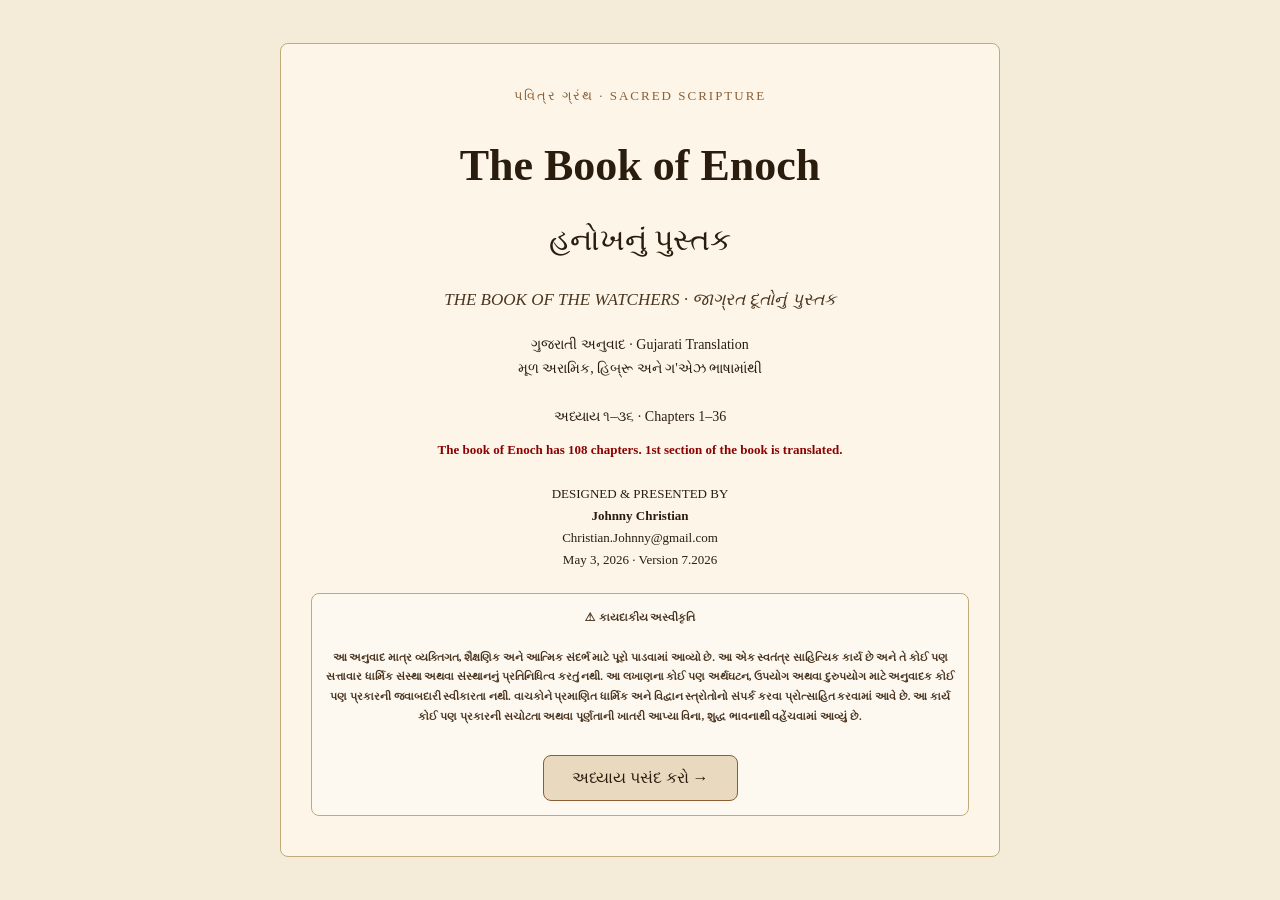
<file: index.html>
<!DOCTYPE html>
<html lang="gu">
<head>
  <meta charset="UTF-8">
  <title>Book of Enoch · હનોખનું પુસ્તક</title>
  <meta name="viewport" content="width=device-width, initial-scale=1.0">
  <link rel="stylesheet" href="style.css">
</head>

<script data-goatcounter="https://johnnychristian15.goatcounter.com/count"
        async src="//gc.zgo.at/count.js"></script>
<body>

<!-- ================= COVER PAGE ================= -->
<div id="cover">
  <div class="cover-wrapper">
    <div class="top-label">પવિત્ર ગ્રંથ · SACRED SCRIPTURE</div>
    <h1>The Book of Enoch</h1>
    <h2>હનોખનું પુસ્તક</h2>
    <div class="subtitle">THE BOOK OF THE WATCHERS · જાગ્રત દૂતોનું પુસ્તક</div>
    <div class="meta">
      ગુજરાતી અનુવાદ · Gujarati Translation<br>
      મૂળ અરામિક, હિબ્રૂ અને ગ'એઝ ભાષામાંથી<br><br>
      અધ્યાય ૧–૩૬ · Chapters 1–36
      <p class="coming-soon">The book of Enoch has 108 chapters. 1st section of the book is translated.</p>
    </div>
    <div class="author">
      DESIGNED &amp; PRESENTED BY<br>
      <strong>Johnny Christian</strong><br>
      Christian.Johnny@gmail.com<br>
      May 3, 2026 · Version 7.2026
    </div>

    <div class="disclaimer">
      <div style="text-align: center; font-weight: bold;">
        ⚠ કાયદાકીય અસ્વીકૃતિ<br><br>
        આ અનુવાદ માત્ર વ્યક્તિગત, શૈક્ષણિક અને આત્મિક સંદર્ભ માટે પૂરો પાડવામાં આવ્યો છે. આ એક સ્વતંત્ર સાહિત્યિક કાર્ય છે 
        અને તે કોઈ પણ સત્તાવાર ધાર્મિક સંસ્થા અથવા સંસ્થાનનું પ્રતિનિધિત્વ કરતું નથી. આ લખાણના કોઈ પણ અર્થઘટન, ઉપયોગ 
        અથવા દુરુપયોગ માટે અનુવાદક કોઈ પણ પ્રકારની જવાબદારી સ્વીકારતા નથી. વાચકોને પ્રમાણિત ધાર્મિક અને વિદ્વાન સ્ત્રોતોનો 
        સંપર્ક કરવા પ્રોત્સાહિત કરવામાં આવે છે. આ કાર્ય કોઈ પણ પ્રકારની સચોટતા અથવા પૂર્ણતાની ખાતરી આપ્યા વિના, 
        શુદ્ધ ભાવનાથી વહેંચવામાં આવ્યું છે.
      </div>
      <div style="text-align: center; width: 100%;">
        <button id="enterBtn" onclick="enterBook()">અધ્યાય પસંદ કરો →</button>
      </div>
    </div> <!-- ✅ FIX: properly closed disclaimer -->

  </div>
</div>

<!-- ================= APP ================= -->
<div id="app" style="display:none;">

  <header class="app-header">
    <h1 class="app-title">The Book of Enoch</h1>

    <!-- Chapter selector dropdown -->
    <div class="nav-bar">
      <select id="chapterSelect" class="chapter-select" aria-label="Select chapter">
        <option value="-1">Loading…</option>
      </select>
      <span id="progressLabel" class="progress-label"></span>
    </div>

    <!-- Prev / Next buttons -->
    <div class="nav-buttons">
      <button class="nav-btn" id="prevBtn" onclick="prevChapter()" disabled>⬅ Previous</button>
      <button class="nav-btn" id="nextBtn" onclick="nextChapter()">Next ➡</button>
    </div>
  </header>

  <main id="content" class="content"></main>

  <!-- Bottom nav (mirrors top for long chapters on mobile) -->
  <div class="nav-buttons bottom-nav">
    <button class="nav-btn" onclick="prevChapter()">⬅ Previous</button>
    <button class="nav-btn" onclick="nextChapter()">Next ➡</button>
  </div>

</div>

<script src="app.js"></script>

</body>
</html>
</file>
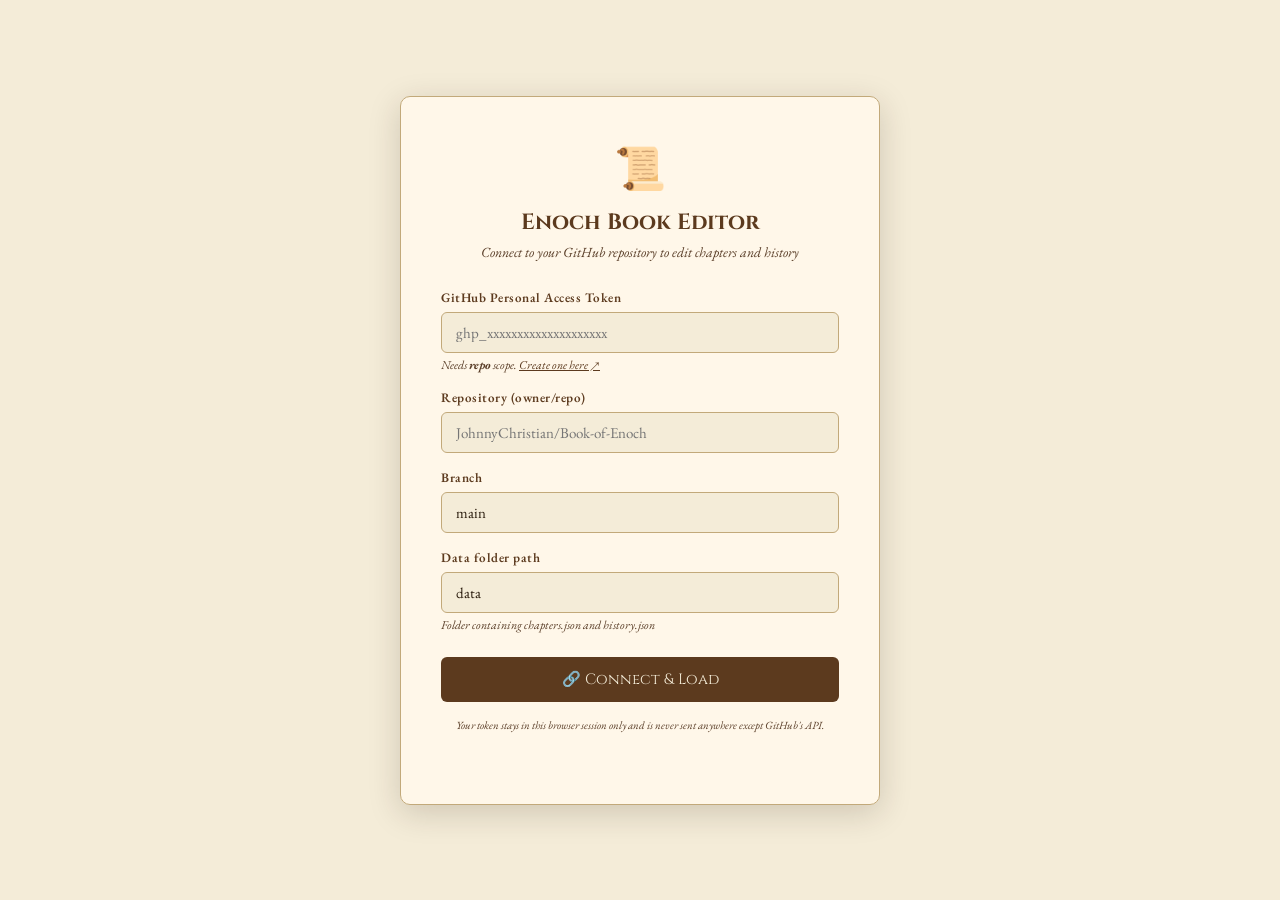
<file: editor.html>
<!DOCTYPE html>
<html lang="en">
<head>
<meta charset="UTF-8">
<meta name="viewport" content="width=device-width, initial-scale=1.0">
<title>Enoch Editor</title>
<style>
@import url('https://fonts.googleapis.com/css2?family=EB+Garamond:ital,wght@0,400;0,600;1,400&family=Cinzel:wght@500;700&display=swap');

:root {
  --parchment:   #f4ecd8;
  --parchment-dk:#e4d5b7;
  --parchment-md:#ede0c4;
  --ink:         #2b1d0e;
  --ink-mid:     #5a3e28;
  --gold:        #8b5e34;
  --gold-lt:     #c9a97a;
  --gold-dk:     #5c3a1e;
  --crimson:     #7a1e1e;
  --green:       #2d5a27;
  --border:      #c2a97a;
  --shadow:      rgba(43,29,14,0.18);
  --radius:      10px;
}
*,*::before,*::after{box-sizing:border-box;margin:0;padding:0;}
body{font-family:'EB Garamond',Georgia,serif;background:var(--parchment);background-image:url("https://www.transparenttextures.com/patterns/paper-fibers.png");color:var(--ink);min-height:100vh;font-size:16px;}

/* ── LOGIN ── */
#loginScreen{display:flex;align-items:center;justify-content:center;min-height:100vh;padding:20px;}
.login-card{background:rgba(255,248,235,0.96);border:1px solid var(--border);border-radius:var(--radius);padding:44px 40px;max-width:480px;width:100%;box-shadow:0 8px 32px var(--shadow);text-align:center;}
.login-card .crown{font-size:42px;margin-bottom:12px;}
.login-card h1{font-family:'Cinzel',serif;font-size:22px;color:var(--gold-dk);margin-bottom:6px;}
.login-card>p{font-size:14px;color:var(--ink-mid);margin-bottom:28px;font-style:italic;}
.field-group{text-align:left;margin-bottom:16px;}
.field-group label{display:block;font-size:13px;font-weight:600;color:var(--gold-dk);margin-bottom:6px;letter-spacing:.5px;}
.field-group input{width:100%;padding:10px 14px;font-family:'EB Garamond',serif;font-size:15px;background:var(--parchment);border:1px solid var(--border);border-radius:6px;color:var(--ink);outline:none;transition:border-color .2s;}
.field-group input:focus{border-color:var(--gold);}
.field-group .hint{font-size:12px;color:var(--ink-mid);margin-top:4px;font-style:italic;}
.btn-primary{width:100%;padding:12px;background:var(--gold-dk);color:var(--parchment);border:none;border-radius:6px;font-family:'Cinzel',serif;font-size:15px;cursor:pointer;transition:background .2s,transform .1s;margin-top:8px;}
.btn-primary:hover{background:var(--gold);transform:translateY(-1px);}

/* ── TOP BAR ── */
#app{display:none;}
.topbar{background:var(--gold-dk);color:var(--parchment);display:flex;align-items:center;justify-content:space-between;padding:12px 20px;position:sticky;top:0;z-index:200;box-shadow:0 2px 8px var(--shadow);}
.topbar h1{font-family:'Cinzel',serif;font-size:17px;letter-spacing:1px;}
.topbar-right{display:flex;align-items:center;gap:10px;}
.repo-badge{font-size:12px;opacity:.8;font-style:italic;}
.btn-sm{padding:6px 14px;border-radius:5px;font-size:13px;cursor:pointer;border:1px solid rgba(255,248,235,0.4);background:transparent;color:var(--parchment);font-family:'EB Garamond',serif;transition:background .15s;}
.btn-sm:hover{background:rgba(255,255,255,.15);}

/* ── TABS ── */
.tab-row{display:flex;background:var(--parchment-dk);border-bottom:2px solid var(--border);padding:0 16px;}
.tab-btn{padding:12px 24px;font-family:'Cinzel',serif;font-size:14px;background:transparent;border:none;border-bottom:3px solid transparent;cursor:pointer;color:var(--ink-mid);transition:color .15s,border-color .15s;margin-bottom:-2px;}
.tab-btn.active{color:var(--gold-dk);border-bottom-color:var(--gold-dk);}

/* ── WORKSPACE ── */
.workspace{display:flex;min-height:calc(100vh - 110px);}

/* ── SIDEBAR ── */
.sidebar{width:260px;min-width:220px;background:var(--parchment-md);border-right:1px solid var(--border);padding:16px 0;overflow-y:auto;flex-shrink:0;}
.sidebar-title{font-family:'Cinzel',serif;font-size:11px;letter-spacing:2px;color:var(--gold-dk);padding:0 16px 10px;text-transform:uppercase;border-bottom:1px solid var(--border);margin-bottom:8px;}
.chapter-item{display:flex;align-items:center;justify-content:space-between;padding:9px 16px;cursor:pointer;font-size:14px;transition:background .12s;border-left:3px solid transparent;}
.chapter-item:hover{background:rgba(139,94,52,.08);}
.chapter-item.active{background:rgba(139,94,52,.14);border-left-color:var(--gold);color:var(--gold-dk);font-weight:600;}
.chapter-item .ch-num{font-size:11px;color:var(--gold);font-family:'Cinzel',serif;min-width:28px;}
.chapter-item .ch-title{flex:1;overflow:hidden;text-overflow:ellipsis;white-space:nowrap;font-size:13px;}
.chapter-item .ch-count{font-size:11px;color:var(--ink-mid);background:var(--parchment-dk);padding:1px 6px;border-radius:10px;}
.add-chapter-btn{display:block;width:calc(100% - 32px);margin:12px 16px 0;padding:9px;background:var(--gold-dk);color:var(--parchment);border:none;border-radius:6px;font-family:'Cinzel',serif;font-size:13px;cursor:pointer;transition:background .15s;}
.add-chapter-btn:hover{background:var(--gold);}

/* ── EDITOR PANEL ── */
.editor-panel{flex:1;padding:24px;overflow-y:auto;}
.panel-header{display:flex;align-items:center;justify-content:space-between;margin-bottom:20px;flex-wrap:wrap;gap:10px;}
.panel-header h2{font-family:'Cinzel',serif;font-size:18px;color:var(--gold-dk);}
.btn-group{display:flex;gap:8px;flex-wrap:wrap;}
.btn-action{padding:8px 18px;border-radius:6px;font-size:14px;font-family:'EB Garamond',serif;cursor:pointer;border:1px solid var(--border);background:var(--parchment);color:var(--ink);transition:background .15s;}
.btn-action:hover{background:var(--parchment-dk);}
.btn-action.save{background:var(--green);color:#fff;border-color:var(--green);}
.btn-action.save:hover{background:#3a7233;}
.btn-action.append{background:#3a5a8a;color:#fff;border-color:#3a5a8a;}
.btn-action.append:hover{background:#4a6a9a;}
.btn-action.danger{background:var(--crimson);color:#fff;border-color:var(--crimson);}
.btn-action.danger:hover{background:#9a2525;}

/* ── FORM ── */
.form-row{margin-bottom:18px;}
.form-row label{display:block;font-size:13px;font-weight:600;color:var(--gold-dk);margin-bottom:6px;letter-spacing:.3px;}
.form-row input[type=text],.form-row input[type=number]{width:100%;padding:10px 14px;font-family:'EB Garamond',serif;font-size:16px;background:rgba(255,248,235,0.9);border:1px solid var(--border);border-radius:6px;color:var(--ink);outline:none;transition:border-color .2s;}
.form-row input:focus{border-color:var(--gold);}
.hint-text{font-size:12px;color:var(--ink-mid);margin-top:5px;font-style:italic;}

/* ── SHARED RICH TEXT TOOLBAR ── */
.rte-wrap{border:1px solid var(--border);border-radius:8px;overflow:hidden;background:rgba(255,248,235,0.9);}
.rte-toolbar{display:flex;flex-wrap:wrap;gap:2px;padding:6px 8px;background:var(--parchment-dk);border-bottom:1px solid var(--border);align-items:center;}
.rte-toolbar .tb-sep{width:1px;height:22px;background:var(--border);margin:0 3px;flex-shrink:0;}
.tb-btn{padding:4px 8px;border-radius:4px;font-size:13px;cursor:pointer;border:1px solid transparent;background:transparent;color:var(--ink);font-family:'EB Garamond',serif;transition:background .12s,border-color .12s;line-height:1.4;white-space:nowrap;}
.tb-btn:hover{background:var(--parchment);border-color:var(--border);}
.tb-select{padding:4px 6px;font-size:12px;font-family:'EB Garamond',serif;background:var(--parchment);border:1px solid var(--border);border-radius:4px;color:var(--ink);cursor:pointer;outline:none;}
.tb-color-wrap{display:flex;align-items:center;gap:3px;}
.tb-color-wrap label{font-size:11px;color:var(--ink-mid);}
.tb-color{width:26px;height:26px;padding:1px;border:1px solid var(--border);border-radius:4px;cursor:pointer;background:none;}

/* ── RICH TEXT BODY ── */
.rte-body{min-height:80px;padding:12px 14px;font-family:'EB Garamond',Georgia,serif;font-size:17px;line-height:1.85;color:var(--ink);outline:none;overflow-y:auto;}
.rte-body:empty:before{content:attr(data-placeholder);color:var(--gold-lt);font-style:italic;pointer-events:none;}
.rte-body h2{font-family:'Cinzel',serif;font-size:20px;color:var(--gold-dk);margin:16px 0 8px;text-align:center;}
.rte-body h3{font-family:'Cinzel',serif;font-size:17px;color:var(--gold-dk);margin:14px 0 6px;}
.rte-body p{margin:0 0 8px;}
.rte-body blockquote{border-left:3px solid var(--gold);padding-left:14px;margin:12px 0;color:var(--ink-mid);font-style:italic;}
.rte-body hr{border:none;border-top:1px solid var(--border);margin:16px 0;}

/* ── VERSE ROWS ── */
.verse-list{display:flex;flex-direction:column;gap:12px;margin-bottom:14px;}
.verse-row{border:1px solid var(--border);border-radius:8px;overflow:hidden;background:rgba(255,248,235,0.6);}
.verse-row-header{display:flex;align-items:center;justify-content:space-between;padding:6px 10px;background:var(--parchment-dk);border-bottom:1px solid var(--border);}
.verse-num-label{font-family:'Cinzel',serif;font-size:12px;color:var(--gold);font-weight:600;}
.verse-del-btn{padding:3px 8px;background:transparent;border:1px solid var(--border);border-radius:4px;cursor:pointer;color:var(--crimson);font-size:13px;transition:background .12s;}
.verse-del-btn:hover{background:#fbeaea;}

/* Mini toolbar for verse (same structure, smaller) */
.verse-toolbar{display:flex;flex-wrap:wrap;gap:2px;padding:4px 8px;background:var(--parchment-md);border-bottom:1px solid var(--border);align-items:center;}
.verse-body{min-height:60px;padding:10px 12px;font-family:'EB Garamond',Georgia,serif;font-size:16px;line-height:1.85;color:var(--ink);outline:none;}
.verse-body:empty:before{content:attr(data-placeholder);color:var(--gold-lt);font-style:italic;pointer-events:none;}

.add-verse-btn{padding:8px 16px;background:transparent;border:1px dashed var(--gold);border-radius:6px;color:var(--gold-dk);font-family:'EB Garamond',serif;font-size:14px;cursor:pointer;transition:background .12s;}
.add-verse-btn:hover{background:rgba(139,94,52,.07);}

/* Bulk mode */
.bulk-ta{width:100%;padding:12px 14px;font-family:'EB Garamond',serif;font-size:16px;line-height:1.9;background:rgba(255,248,235,0.9);border:1px solid var(--border);border-radius:6px;color:var(--ink);outline:none;resize:vertical;}
.bulk-ta:focus{border-color:var(--gold);}

/* Mode toggle */
.mode-toggle{display:flex;border:1px solid var(--border);border-radius:6px;overflow:hidden;width:fit-content;margin-bottom:16px;}
.mode-btn{padding:7px 16px;font-size:13px;font-family:'EB Garamond',serif;border:none;background:var(--parchment);color:var(--ink-mid);cursor:pointer;transition:background .12s,color .12s;}
.mode-btn.active{background:var(--gold-dk);color:var(--parchment);}

/* ── HISTORY LAYOUT ── */
.history-layout{display:flex;gap:20px;width:100%;}
.history-left{flex:1;min-width:0;}
.history-right{flex:1;min-width:0;}
.preview-label{font-family:'Cinzel',serif;font-size:11px;letter-spacing:2px;color:var(--gold-dk);text-transform:uppercase;margin-bottom:8px;}
.preview-box{border:1px solid var(--border);border-radius:8px;padding:18px;background:rgba(255,248,235,0.7);min-height:400px;overflow-y:auto;font-family:'EB Garamond',Georgia,serif;font-size:16px;line-height:1.85;}
.preview-box h2{font-family:'Cinzel',serif;font-size:20px;color:var(--gold-dk);margin:16px 0 8px;text-align:center;}
.preview-box h3{font-family:'Cinzel',serif;font-size:17px;color:var(--gold-dk);margin:14px 0 6px;}

/* ── CONFIRM DIALOG ── */
.overlay{display:none;position:fixed;inset:0;background:rgba(43,29,14,0.5);z-index:500;align-items:center;justify-content:center;}
.overlay.show{display:flex;}
.dialog{background:var(--parchment);border:1px solid var(--border);border-radius:var(--radius);padding:32px;max-width:400px;width:90%;text-align:center;box-shadow:0 12px 40px var(--shadow);}
.dialog h3{font-family:'Cinzel',serif;color:var(--crimson);margin-bottom:12px;}
.dialog p{font-size:15px;color:var(--ink-mid);margin-bottom:22px;}
.dialog-btns{display:flex;gap:10px;justify-content:center;}

/* ── TOAST ── */
#toast{position:fixed;bottom:24px;left:50%;transform:translateX(-50%) translateY(80px);background:var(--gold-dk);color:var(--parchment);padding:12px 24px;border-radius:8px;font-size:14px;font-family:'Cinzel',serif;z-index:999;transition:transform .3s ease;pointer-events:none;white-space:nowrap;}
#toast.show{transform:translateX(-50%) translateY(0);}
#toast.error{background:var(--crimson);}

/* ── EMPTY STATE ── */
.empty-state{text-align:center;padding:60px 20px;color:var(--ink-mid);}
.empty-state .icon{font-size:48px;margin-bottom:16px;}
.empty-state p{font-style:italic;font-size:15px;}

/* ── RESPONSIVE ── */
@media(max-width:900px){.history-layout{flex-direction:column;}}
@media(max-width:640px){.sidebar{width:200px;min-width:180px;}.editor-panel{padding:14px;}.topbar h1{font-size:14px;}.repo-badge{display:none;}.tb-btn{padding:3px 5px;font-size:11px;}}
@media(max-width:480px){.workspace{flex-direction:column;}.sidebar{width:100%;border-right:none;border-bottom:1px solid var(--border);max-height:180px;}}
</style>
</head>
<body>

<!-- LOGIN -->
<div id="loginScreen">
  <div class="login-card">
    <div class="crown">📜</div>
    <h1>Enoch Book Editor</h1>
    <p>Connect to your GitHub repository to edit chapters and history</p>
    <div class="field-group">
      <label>GitHub Personal Access Token</label>
      <input type="password" id="tokenInput" placeholder="ghp_xxxxxxxxxxxxxxxxxxxx">
      <div class="hint">Needs <strong>repo</strong> scope. <a href="https://github.com/settings/tokens/new?scopes=repo&description=Enoch+Editor" target="_blank" style="color:var(--gold-dk)">Create one here ↗</a></div>
    </div>
    <div class="field-group">
      <label>Repository (owner/repo)</label>
      <input type="text" id="repoInput" placeholder="JohnnyChristian/Book-of-Enoch">
    </div>
    <div class="field-group">
      <label>Branch</label>
      <input type="text" id="branchInput" value="main" placeholder="main">
    </div>
    <div class="field-group">
      <label>Data folder path</label>
      <input type="text" id="pathInput" value="data" placeholder="data">
      <div class="hint">Folder containing chapters.json and history.json</div>
    </div>
    <button class="btn-primary" onclick="connect()">🔗 Connect &amp; Load</button>
    <p style="font-size:11px;color:var(--ink-mid);margin-top:16px;font-style:italic;">Your token stays in this browser session only and is never sent anywhere except GitHub's API.</p>
  </div>
</div>

<!-- MAIN APP -->
<div id="app">
  <div class="topbar">
    <h1>📖 Enoch Editor</h1>
    <div class="topbar-right">
      <span class="repo-badge" id="repoLabel"></span>
      <button class="btn-sm" onclick="reloadData()">↻ Reload</button>
      <button class="btn-sm" onclick="logout()">Logout</button>
    </div>
  </div>

  <div class="tab-row">
    <button class="tab-btn active" id="tabChapters" onclick="switchTab('chapters')">📚 Chapters</button>
    <button class="tab-btn"        id="tabHistory"  onclick="switchTab('history')">📜 History</button>
  </div>

  <!-- CHAPTERS TAB -->
  <div id="chaptersTab" class="workspace">
    <div class="sidebar">
      <div class="sidebar-title">Chapters</div>
      <div id="chapterList"></div>
      <button class="add-chapter-btn" onclick="newChapter()">+ Add Chapter</button>
    </div>
    <div class="editor-panel" id="chapterEditor">
      <div class="empty-state"><div class="icon">✍️</div><p>Select a chapter to edit, or add a new one</p></div>
    </div>
  </div>

  <!-- HISTORY TAB -->
  <div id="historyTab" class="workspace" style="display:none;padding:24px;">
    <div style="width:100%;">
      <div class="panel-header" style="margin-bottom:16px;">
        <h2 style="font-family:'Cinzel',serif;font-size:18px;color:var(--gold-dk);">History Editor</h2>
        <div class="btn-group">
          <button class="btn-action save"   onclick="saveHistory('replace')">💾 Save (Replace All)</button>
          <button class="btn-action append" onclick="saveHistory('append')">＋ Append to Existing</button>
        </div>
      </div>
      <div style="font-size:13px;color:var(--ink-mid);margin-bottom:16px;padding:10px 14px;background:rgba(139,94,52,.07);border-radius:6px;border-left:3px solid var(--gold-lt);">
        <strong>Save (Replace All)</strong> — overwrites the entire history with what you type here.&nbsp;&nbsp;
        <strong>Append</strong> — adds what you type to the <em>end</em> of the existing history.
      </div>
      <div class="history-layout">
        <div class="history-left">
          <div class="preview-label" style="margin-bottom:8px;">✏️ Editor</div>
          <div class="rte-wrap">
            <div class="rte-toolbar" id="histToolbar"><!-- built by JS --></div>
            <div id="histRteBody" class="rte-body" contenteditable="true"
                 data-placeholder="Type or paste your Gujarati history content here…"
                 oninput="syncPreview()"></div>
          </div>
          <div style="font-size:12px;color:var(--ink-mid);margin-top:6px;font-style:italic;">Select text then click a toolbar button to format it.</div>
        </div>
        <div class="history-right">
          <div class="preview-label">👁 Live Preview</div>
          <div class="preview-box" id="historyPreview"></div>
        </div>
      </div>
    </div>
  </div>
</div>

<!-- Confirm Dialog -->
<div class="overlay" id="confirmOverlay">
  <div class="dialog">
    <h3 id="confirmTitle">Confirm</h3>
    <p id="confirmMsg"></p>
    <div class="dialog-btns">
      <button class="btn-action" onclick="closeConfirm()">Cancel</button>
      <button class="btn-action danger" id="confirmOkBtn">Delete</button>
    </div>
  </div>
</div>
<div id="toast"></div>

<script>
/* ══════════════════════════════════════════════
   STATE
══════════════════════════════════════════════ */
let TOKEN='',REPO='',BRANCH='main',DATA_PATH='data';
let chaptersData=null,historyData=null,chaptersSha='',historySha='';
let currentChapterIdx=null,verseMode='individual';
const GU='૦૧૨૩૪૫૬૭૮૯';

/* ══════════════════════════════════════════════
   GUJARATI HELPERS
══════════════════════════════════════════════ */
function toGu(n){return String(n).split('').map(d=>GU[+d]).join('');}

// Gujarati digit codepoints: ૦=\u0AE6 through ૯=\u0AEF
// Using explicit Unicode escapes avoids regex corruption when
// the file is saved/read — character range [૦-૯] can break.
const GU_PREFIX_RE = /^[\d\u0AE6-\u0AEF]+\.\s*/;

// Strip any leading numeral prefix (Gujarati or ASCII) from HTML content
// so we can re-apply a clean one
function stripPrefix(html){
  return html.replace(GU_PREFIX_RE, '');
}

// Build the verse string stored in JSON:
// prefix as plain text + the rest of the HTML
function buildVerseString(num, html){
  const inner = html.trim();
  // If empty, skip
  if(!inner || inner==='<br>') return null;
  const stripped = stripPrefix(inner);
  return `${toGu(num)}. ${stripped}`;
}

function parseVersesFromBulk(raw){
  return raw.split('\n').map(l=>l.trim()).filter(Boolean).map((line,i)=>{
    const text = line.replace(GU_PREFIX_RE, '');
    return `${toGu(i+1)}. ${text}`;
  });
}

// Extract display HTML for a verse (strip the leading numeral prefix for the editor body)
function verseBodyHTML(verseStr){
  return verseStr.replace(GU_PREFIX_RE, '');
}

/* ══════════════════════════════════════════════
   SHARED TOOLBAR BUILDER
══════════════════════════════════════════════ */
// targetId = contenteditable element id
// onInput  = callback after any command (for preview sync etc.)
function buildToolbar(containerId, targetId, onInput){
  const bar = document.getElementById(containerId);
  bar.innerHTML='';

  function btn(label, title, cmd, val=null){
    const b=document.createElement('button');
    b.className='tb-btn'; b.title=title; b.innerHTML=label;
    b.onmousedown=e=>{
      e.preventDefault(); // keep focus in contenteditable
      const el=document.getElementById(targetId);
      el.focus();
      if(cmd==='formatBlock') document.execCommand('formatBlock',false,val);
      else if(cmd==='fontSize') applyFontSize(targetId,val);
      else if(cmd==='foreColor') return; // handled by color input
      else if(cmd==='hiliteColor') return;
      else if(cmd==='insertHR') document.execCommand('insertHTML',false,'<hr>');
      else if(cmd==='removeFormat') document.execCommand('removeFormat',false,null);
      else document.execCommand(cmd,false,val);
      if(onInput) onInput();
    };
    return b;
  }

  function sep(){const d=document.createElement('div');d.className='tb-sep';return d;}

  function sel(options, title, onChange){
    const s=document.createElement('select');
    s.className='tb-select'; s.title=title;
    options.forEach(([val,label])=>{const o=document.createElement('option');o.value=val;o.textContent=label;s.appendChild(o);});
    s.onchange=()=>{onChange(s.value);s.selectedIndex=0;};
    return s;
  }

  function colorPicker(label, title, onChange){
    const wrap=document.createElement('div');wrap.className='tb-color-wrap';
    const lbl=document.createElement('label');lbl.textContent=label;
    const inp=document.createElement('input');inp.type='color';inp.className='tb-color';inp.value='#8b0000';inp.title=title;
    inp.oninput=()=>{ const el=document.getElementById(targetId); el.focus(); onChange(inp.value); if(onInput) onInput(); };
    wrap.appendChild(lbl); wrap.appendChild(inp);
    return wrap;
  }

  // Block style
  bar.appendChild(sel([
    ['p','Paragraph'],['h2','Heading 1'],['h3','Heading 2'],['blockquote','Quote']
  ],'Paragraph style',(v)=>{
    document.getElementById(targetId).focus();
    document.execCommand('formatBlock',false,v);
    if(onInput) onInput();
  }));

  bar.appendChild(sep());

  // Inline
  bar.appendChild(btn('<b>B</b>','Bold','bold'));
  bar.appendChild(btn('<i>I</i>','Italic','italic'));
  bar.appendChild(btn('<u>U</u>','Underline','underline'));
  bar.appendChild(btn('<s>S</s>','Strikethrough','strikeThrough'));

  bar.appendChild(sep());

  // Alignment
  bar.appendChild(btn('⬅','Align left','justifyLeft'));
  bar.appendChild(btn('☰','Centre','justifyCenter'));
  bar.appendChild(btn('➡','Align right','justifyRight'));

  bar.appendChild(sep());

  // Font size
  bar.appendChild(sel([
    ['','Size'],['13px','Small'],['17px','Normal'],['20px','Large'],['24px','X-Large']
  ],'Font size',(v)=>{ if(v) applyFontSize(targetId,v); if(onInput) onInput(); }));

  bar.appendChild(sep());

  // Colors
  bar.appendChild(colorPicker('Color','Text color',(c)=>document.execCommand('foreColor',false,c)));
  bar.appendChild(colorPicker('Highlight','Highlight color',(c)=>document.execCommand('hiliteColor',false,c)));

  bar.appendChild(sep());

  // HR and clear
  const hrBtn=document.createElement('button');hrBtn.className='tb-btn';hrBtn.textContent='― HR';hrBtn.title='Insert divider';
  hrBtn.onmousedown=e=>{e.preventDefault();document.getElementById(targetId).focus();document.execCommand('insertHTML',false,'<hr>');if(onInput)onInput();};
  bar.appendChild(hrBtn);

  const clrBtn=document.createElement('button');clrBtn.className='tb-btn';clrBtn.textContent='✕ Clear';clrBtn.title='Clear formatting';
  clrBtn.onmousedown=e=>{e.preventDefault();document.getElementById(targetId).focus();document.execCommand('removeFormat',false,null);if(onInput)onInput();};
  bar.appendChild(clrBtn);
}

function applyFontSize(targetId, size){
  const sel=window.getSelection();
  if(!sel||!sel.rangeCount) return;
  const range=sel.getRangeAt(0);
  if(range.collapsed) return;
  const span=document.createElement('span');
  span.style.fontSize=size;
  try{range.surroundContents(span);}catch(e){span.appendChild(range.extractContents());range.insertNode(span);}
}

/* Compact toolbar for individual verse rows (same buttons, no HR/block) */
function buildVerseToolbar(toolbarEl, bodyEl){
  toolbarEl.innerHTML='';

  function vBtn(label,title,fn){
    const b=document.createElement('button');b.className='tb-btn';b.title=title;b.innerHTML=label;
    b.onmousedown=e=>{e.preventDefault();bodyEl.focus();fn();};
    return b;
  }
  function vSep(){const d=document.createElement('div');d.className='tb-sep';return d;}

  toolbarEl.appendChild(vBtn('<b>B</b>','Bold',()=>document.execCommand('bold',false,null)));
  toolbarEl.appendChild(vBtn('<i>I</i>','Italic',()=>document.execCommand('italic',false,null)));
  toolbarEl.appendChild(vBtn('<u>U</u>','Underline',()=>document.execCommand('underline',false,null)));
  toolbarEl.appendChild(vSep());
  toolbarEl.appendChild(vBtn('⬅','Align left',()=>document.execCommand('justifyLeft',false,null)));
  toolbarEl.appendChild(vBtn('☰','Centre',()=>document.execCommand('justifyCenter',false,null)));
  toolbarEl.appendChild(vSep());

  // Font size
  const szSel=document.createElement('select');szSel.className='tb-select';szSel.title='Font size';
  [['','Sz'],['13px','S'],['17px','M'],['20px','L'],['24px','XL']].forEach(([v,l])=>{
    const o=document.createElement('option');o.value=v;o.textContent=l;szSel.appendChild(o);
  });
  szSel.onchange=()=>{if(szSel.value){bodyEl.focus();applyFontSize('',szSel.value);}szSel.selectedIndex=0;};
  // Override applyFontSize to use bodyEl directly
  szSel.onchange=()=>{
    if(!szSel.value) return;
    const sz=szSel.value;
    const sel=window.getSelection();
    if(!sel||!sel.rangeCount){szSel.selectedIndex=0;return;}
    const range=sel.getRangeAt(0);
    if(!range.collapsed){
      const span=document.createElement('span');span.style.fontSize=sz;
      try{range.surroundContents(span);}catch(e){span.appendChild(range.extractContents());range.insertNode(span);}
    }
    szSel.selectedIndex=0;
  };
  toolbarEl.appendChild(szSel);
  toolbarEl.appendChild(vSep());

  // Text color
  const cWrap=document.createElement('div');cWrap.className='tb-color-wrap';
  const cLbl=document.createElement('label');cLbl.textContent='Color';
  const cInp=document.createElement('input');cInp.type='color';cInp.className='tb-color';cInp.value='#8b0000';cInp.title='Text color';
  cInp.oninput=()=>{bodyEl.focus();document.execCommand('foreColor',false,cInp.value);};
  cWrap.appendChild(cLbl);cWrap.appendChild(cInp);
  toolbarEl.appendChild(cWrap);

  // Highlight
  const hWrap=document.createElement('div');hWrap.className='tb-color-wrap';hWrap.style.marginLeft='3px';
  const hLbl=document.createElement('label');hLbl.textContent='Hi';
  const hInp=document.createElement('input');hInp.type='color';hInp.className='tb-color';hInp.value='#fffde7';hInp.title='Highlight';
  hInp.oninput=()=>{bodyEl.focus();document.execCommand('hiliteColor',false,hInp.value);};
  hWrap.appendChild(hLbl);hWrap.appendChild(hInp);
  toolbarEl.appendChild(hWrap);

  toolbarEl.appendChild(vSep());
  const clr=document.createElement('button');clr.className='tb-btn';clr.textContent='✕';clr.title='Clear formatting';
  clr.onmousedown=e=>{e.preventDefault();bodyEl.focus();document.execCommand('removeFormat',false,null);};
  toolbarEl.appendChild(clr);
}

/* ══════════════════════════════════════════════
   GITHUB API
══════════════════════════════════════════════ */
async function ghGet(path){
  const r=await fetch(`https://api.github.com/repos/${REPO}/contents/${path}?ref=${BRANCH}`,
    {headers:{Authorization:`token ${TOKEN}`,Accept:'application/vnd.github.v3+json'}});
  if(!r.ok) throw new Error(`GitHub GET ${r.status}: ${await r.text()}`);
  return r.json();
}
async function ghPut(path,content,sha,message){
  const body={message,content:btoa(unescape(encodeURIComponent(content))),branch:BRANCH};
  if(sha) body.sha=sha;
  const r=await fetch(`https://api.github.com/repos/${REPO}/contents/${path}`,{
    method:'PUT',
    headers:{Authorization:`token ${TOKEN}`,Accept:'application/vnd.github.v3+json','Content-Type':'application/json'},
    body:JSON.stringify(body)
  });
  if(!r.ok) throw new Error(`GitHub PUT ${r.status}: ${await r.text()}`);
  return r.json();
}
function ghDecode(b64){return decodeURIComponent(escape(atob(b64.replace(/\n/g,''))));}

/* ══════════════════════════════════════════════
   CONNECT / LOAD
══════════════════════════════════════════════ */
async function connect(){
  TOKEN    =document.getElementById('tokenInput').value.trim();
  REPO     =document.getElementById('repoInput').value.trim();
  BRANCH   =document.getElementById('branchInput').value.trim()||'main';
  DATA_PATH=document.getElementById('pathInput').value.trim().replace(/\/$/,'')||'data';
  if(!TOKEN||!REPO){toast('Please fill in token and repository',true);return;}
  toast('Connecting…');
  try{
    await reloadData(true);
    document.getElementById('loginScreen').style.display='none';
    document.getElementById('app').style.display='block';
    document.getElementById('repoLabel').textContent=REPO+' / '+BRANCH;
    sessionStorage.setItem('enochRepo',REPO);
    sessionStorage.setItem('enochBranch',BRANCH);
    sessionStorage.setItem('enochPath',DATA_PATH);
    // Build history toolbar once
    buildToolbar('histToolbar','histRteBody',syncPreview);
  }catch(e){toast('Connection failed: '+e.message,true);}
}

async function reloadData(silent=false){
  if(!silent) toast('Reloading…');
  const [chFile,hiFile]=await Promise.all([
    ghGet(`${DATA_PATH}/chapters.json`),
    ghGet(`${DATA_PATH}/history.json`)
  ]);
  chaptersData=JSON.parse(ghDecode(chFile.content));
  historyData =JSON.parse(ghDecode(hiFile.content));
  chaptersSha =chFile.sha;
  historySha  =hiFile.sha;
  renderChapterList();
  document.getElementById('histRteBody').innerHTML=historyData.content||'';
  syncPreview();
  currentChapterIdx=null;
  renderEmptyState();
  if(!silent) toast('Reloaded ✓');
}

function logout(){
  TOKEN='';REPO='';chaptersData=null;historyData=null;
  document.getElementById('loginScreen').style.display='flex';
  document.getElementById('app').style.display='none';
}

/* ══════════════════════════════════════════════
   HISTORY PREVIEW SYNC
══════════════════════════════════════════════ */
function syncPreview(){
  document.getElementById('historyPreview').innerHTML=
    document.getElementById('histRteBody').innerHTML;
}

/* ══════════════════════════════════════════════
   SAVE HISTORY
══════════════════════════════════════════════ */
async function saveHistory(mode){
  const editorHTML=document.getElementById('histRteBody').innerHTML.trim();
  if(!editorHTML){toast('Nothing to save',true);return;}
  let finalContent;
  if(mode==='append'){
    const existing=(historyData.content||'').trim();
    finalContent=existing?existing+'\n\n'+editorHTML:editorHTML;
    document.getElementById('histRteBody').innerHTML=finalContent;
    syncPreview();
  } else {
    finalContent=editorHTML;
  }
  historyData.content=finalContent;
  try{
    toast('Saving history…');
    const json=JSON.stringify(historyData,null,2);
    const result=await ghPut(`${DATA_PATH}/history.json`,json,historySha,
      mode==='append'?'Append to history.json':'Update history.json');
    historySha=result.content.sha;
    toast('✅ History saved!');
  }catch(e){toast('Save failed: '+e.message,true);}
}

/* ══════════════════════════════════════════════
   TAB SWITCHING
══════════════════════════════════════════════ */
function switchTab(tab){
  document.getElementById('chaptersTab').style.display=tab==='chapters'?'flex':'none';
  document.getElementById('historyTab').style.display =tab==='history' ?'flex':'none';
  document.getElementById('tabChapters').classList.toggle('active',tab==='chapters');
  document.getElementById('tabHistory').classList.toggle('active', tab==='history');
}

/* ══════════════════════════════════════════════
   CHAPTER LIST
══════════════════════════════════════════════ */
function renderChapterList(){
  const list=document.getElementById('chapterList');
  list.innerHTML='';
  (chaptersData.chapters||[]).forEach((ch,i)=>{
    const div=document.createElement('div');
    div.className='chapter-item'+(i===currentChapterIdx?' active':'');
    div.innerHTML=`<span class="ch-num">${ch.n}</span><span class="ch-title">${escHtml(ch.title)}</span><span class="ch-count">${ch.verses.length}v</span>`;
    div.onclick=()=>openChapter(i);
    list.appendChild(div);
  });
}
function renderEmptyState(){
  document.getElementById('chapterEditor').innerHTML=`<div class="empty-state"><div class="icon">✍️</div><p>Select a chapter to edit, or add a new one</p></div>`;
}
function openChapter(idx){currentChapterIdx=idx;renderChapterList();renderChapterEditor();}

/* ══════════════════════════════════════════════
   CHAPTER EDITOR
══════════════════════════════════════════════ */
function renderChapterEditor(){
  const ch=chaptersData.chapters[currentChapterIdx];
  const panel=document.getElementById('chapterEditor');
  panel.innerHTML=`
    <div class="panel-header">
      <h2>Chapter ${ch.n}</h2>
      <div class="btn-group">
        <button class="btn-action save"   onclick="saveChapters('Updated chapter ${ch.n}')">💾 Save to GitHub</button>
        <button class="btn-action danger" onclick="askDeleteChapter(${currentChapterIdx})">🗑 Delete</button>
      </div>
    </div>
    <div class="form-row">
      <label>Chapter Number</label>
      <input type="number" id="chNum" value="${ch.n}" min="1">
    </div>
    <div class="form-row">
      <label>Chapter Title (Gujarati)</label>
      <input type="text" id="chTitle" value="${escHtml(ch.title)}">
    </div>
    <div>
      <div style="font-size:13px;font-weight:600;color:var(--gold-dk);margin-bottom:8px;">Verses</div>
      <div class="mode-toggle">
        <button class="mode-btn active" id="modeBtnIndiv" onclick="setVerseMode('individual')">Rich Text (one by one)</button>
        <button class="mode-btn"        id="modeBtnBulk"  onclick="setVerseMode('bulk')">Paste Whole Chapter</button>
      </div>
      <div id="modeIndividual">
        <div class="verse-list" id="verseList"></div>
        <button class="add-verse-btn" onclick="addVerseRow()">+ Add Verse</button>
      </div>
      <div id="modeBulk" style="display:none;">
        <textarea class="bulk-ta" id="bulkVerses" rows="20"
          placeholder="Paste the entire chapter here — one verse per line.&#10;&#10;Gujarati numeral prefixes (૧. ૨. etc.) are applied automatically.&#10;Blank lines are ignored.&#10;&#10;Note: bulk mode saves plain text without rich formatting.&#10;Use Rich Text mode to add bold, color, italics to individual verses."></textarea>
        <div class="hint-text">One verse per line · Blank lines ignored · Numeral prefixes auto-applied · Plain text only</div>
      </div>
    </div>`;
  verseMode='individual';
  renderVerseRows(ch.verses);
}

/* ── VERSE ROWS (rich text) ── */
function renderVerseRows(verses){
  const list=document.getElementById('verseList');
  list.innerHTML='';
  verses.forEach((v,i)=>addVerseRow(verseBodyHTML(v),i));
}

function addVerseRow(htmlContent='', insertAt=null){
  const list=document.getElementById('verseList');
  const idx=insertAt!==null?insertAt:list.children.length;
  const num=idx+1;
  const uid='verse_'+Date.now()+'_'+Math.random().toString(36).slice(2,6);

  const row=document.createElement('div');
  row.className='verse-row';

  const header=document.createElement('div');
  header.className='verse-row-header';
  header.innerHTML=`<span class="verse-num-label">${toGu(num)}.</span>`;
  const delBtn=document.createElement('button');
  delBtn.className='verse-del-btn';delBtn.title='Delete verse';delBtn.textContent='✕ Delete verse';
  delBtn.onclick=()=>{row.remove();renumberVerseRows();};
  header.appendChild(delBtn);

  const toolbar=document.createElement('div');
  toolbar.className='verse-toolbar';

  const body=document.createElement('div');
  body.className='verse-body';
  body.contentEditable='true';
  body.id=uid;
  body.setAttribute('data-placeholder','Type verse text here…');
  body.innerHTML=htmlContent||'';

  buildVerseToolbar(toolbar,body);

  row.appendChild(header);
  row.appendChild(toolbar);
  row.appendChild(body);
  list.appendChild(row);
  renumberVerseRows();
}

function renumberVerseRows(){
  document.querySelectorAll('#verseList .verse-row').forEach((row,i)=>{
    const label=row.querySelector('.verse-num-label');
    if(label) label.textContent=toGu(i+1)+'.';
  });
}

/* ── VERSE MODE TOGGLE ── */
function setVerseMode(mode){
  verseMode=mode;
  document.getElementById('modeIndividual').style.display=mode==='individual'?'block':'none';
  document.getElementById('modeBulk').style.display      =mode==='bulk'      ?'block':'none';
  document.getElementById('modeBtnIndiv').classList.toggle('active',mode==='individual');
  document.getElementById('modeBtnBulk').classList.toggle('active', mode==='bulk');

  if(mode==='bulk'){
    // Convert current rich-text rows to plain text for bulk
    const rows=document.querySelectorAll('#verseList .verse-row .verse-body');
    document.getElementById('bulkVerses').value=
      Array.from(rows).map(r=>r.innerText.replace(/^[0-9૦-૯]+\.\s*/,'')).join('\n');
  } else {
    // Convert bulk text to rich-text rows (plain text only)
    const raw=document.getElementById('bulkVerses').value;
    const lines=raw.split('\n').map(l=>l.trim()).filter(Boolean);
    const list=document.getElementById('verseList');list.innerHTML='';
    lines.forEach((line,i)=>addVerseRow(line.replace(/^[0-9૦-૯]+\.\s*/,''),i));
  }
}

/* ── COLLECT VERSES FOR SAVE ── */
function collectVerses(){
  if(verseMode==='bulk'){
    return parseVersesFromBulk(document.getElementById('bulkVerses').value);
  }
  const rows=document.querySelectorAll('#verseList .verse-row .verse-body');
  const result=[];
  rows.forEach((body,i)=>{
    const v=buildVerseString(i+1, body.innerHTML);
    if(v) result.push(v);
  });
  return result;
}

/* ══════════════════════════════════════════════
   NEW CHAPTER
══════════════════════════════════════════════ */
function newChapter(){
  const nextN=chaptersData.chapters.length?Math.max(...chaptersData.chapters.map(c=>c.n))+1:1;
  chaptersData.chapters.push({n:nextN,title:'',verses:[]});
  currentChapterIdx=chaptersData.chapters.length-1;
  renderChapterList();
  const panel=document.getElementById('chapterEditor');
  panel.innerHTML=`
    <div class="panel-header">
      <h2>New Chapter</h2>
      <div class="btn-group">
        <button class="btn-action save" onclick="saveNewChapter()">💾 Save to GitHub</button>
        <button class="btn-action"      onclick="cancelNewChapter()">✕ Cancel</button>
      </div>
    </div>
    <div class="form-row">
      <label>Chapter Number</label>
      <input type="number" id="chNum" value="${nextN}" min="1">
    </div>
    <div class="form-row">
      <label>Chapter Title (Gujarati)</label>
      <input type="text" id="chTitle" placeholder="અધ્યાયનું શીર્ષક">
    </div>
    <div>
      <div style="font-size:13px;font-weight:600;color:var(--gold-dk);margin-bottom:8px;">Verses</div>
      <div class="mode-toggle">
        <button class="mode-btn active" id="modeBtnIndiv" onclick="setVerseMode('individual')">Rich Text (one by one)</button>
        <button class="mode-btn"        id="modeBtnBulk"  onclick="setVerseMode('bulk')">Paste Whole Chapter</button>
      </div>
      <div id="modeIndividual">
        <div class="verse-list" id="verseList"></div>
        <button class="add-verse-btn" onclick="addVerseRow()">+ Add Verse</button>
      </div>
      <div id="modeBulk" style="display:none;">
        <textarea class="bulk-ta" id="bulkVerses" rows="20"
          placeholder="Paste the entire chapter here — one verse per line."></textarea>
        <div class="hint-text">One verse per line · Blank lines ignored · Numeral prefixes auto-applied · Plain text only</div>
      </div>
    </div>`;
  verseMode='individual';
  addVerseRow('',0);
}
function cancelNewChapter(){chaptersData.chapters.pop();currentChapterIdx=null;renderChapterList();renderEmptyState();}
async function saveNewChapter(){
  const n=parseInt(document.getElementById('chNum').value);
  const title=document.getElementById('chTitle').value.trim();
  const verses=collectVerses();
  if(!title){toast('Title is required',true);return;}
  if(!verses.length){toast('At least one verse required',true);return;}
  const dup=chaptersData.chapters.filter((c,i)=>c.n===n&&i!==currentChapterIdx);
  if(dup.length){toast(`Chapter ${n} already exists`,true);return;}
  chaptersData.chapters[currentChapterIdx]={n,title,verses};
  chaptersData.chapters.sort((a,b)=>a.n-b.n);
  currentChapterIdx=chaptersData.chapters.findIndex(c=>c.n===n);
  await saveChapters(`Add chapter ${n}: ${title}`);
}

/* ══════════════════════════════════════════════
   SAVE CHAPTERS
══════════════════════════════════════════════ */
async function saveChapters(commitMsg){
  if(document.getElementById('chNum')){
    const n=parseInt(document.getElementById('chNum').value);
    const title=document.getElementById('chTitle').value.trim();
    const verses=collectVerses();
    if(!title){toast('Title is required',true);return;}
    chaptersData.chapters[currentChapterIdx]={n,title,verses};
    chaptersData.chapters.sort((a,b)=>a.n-b.n);
    currentChapterIdx=chaptersData.chapters.findIndex(c=>c.n===n);
  }
  try{
    toast('Saving to GitHub…');
    const json=JSON.stringify(chaptersData,null,2);
    const result=await ghPut(`${DATA_PATH}/chapters.json`,json,chaptersSha,commitMsg||'Update chapters.json');
    chaptersSha=result.content.sha;
    renderChapterList();renderChapterEditor();toast('✅ Saved to GitHub!');
  }catch(e){toast('Save failed: '+e.message,true);}
}

/* ══════════════════════════════════════════════
   DELETE CHAPTER
══════════════════════════════════════════════ */
let pendingDeleteIdx=null;
function askDeleteChapter(idx){
  pendingDeleteIdx=idx;
  const ch=chaptersData.chapters[idx];
  document.getElementById('confirmTitle').textContent='Delete Chapter?';
  document.getElementById('confirmMsg').textContent=`Delete Chapter ${ch.n} — "${ch.title}" (${ch.verses.length} verses)? This cannot be undone.`;
  document.getElementById('confirmOkBtn').onclick=confirmDeleteChapter;
  document.getElementById('confirmOverlay').classList.add('show');
}
function closeConfirm(){document.getElementById('confirmOverlay').classList.remove('show');pendingDeleteIdx=null;}
async function confirmDeleteChapter(){
  closeConfirm();
  const ch=chaptersData.chapters[pendingDeleteIdx];
  chaptersData.chapters.splice(pendingDeleteIdx,1);
  currentChapterIdx=null;
  try{
    toast('Deleting…');
    const json=JSON.stringify(chaptersData,null,2);
    const result=await ghPut(`${DATA_PATH}/chapters.json`,json,chaptersSha,`Delete chapter ${ch.n}: ${ch.title}`);
    chaptersSha=result.content.sha;
    renderChapterList();renderEmptyState();toast(`✅ Chapter ${ch.n} deleted`);
  }catch(e){toast('Delete failed: '+e.message,true);}
}

/* ══════════════════════════════════════════════
   TOAST & UTILS
══════════════════════════════════════════════ */
let toastTimer;
function toast(msg,isError=false){
  const el=document.getElementById('toast');
  el.textContent=msg;el.className='show'+(isError?' error':'');
  clearTimeout(toastTimer);
  toastTimer=setTimeout(()=>{el.className='';},isError?4000:2500);
}
function escHtml(s){return String(s).replace(/&/g,'&amp;').replace(/</g,'&lt;').replace(/>/g,'&gt;').replace(/"/g,'&quot;');}

// Restore session settings
(function(){
  if(sessionStorage.getItem('enochRepo')){
    document.getElementById('repoInput').value  =sessionStorage.getItem('enochRepo');
    document.getElementById('branchInput').value=sessionStorage.getItem('enochBranch')||'main';
    document.getElementById('pathInput').value  =sessionStorage.getItem('enochPath')||'data';
  }
})();
</script>
</body>
</html>
</file>
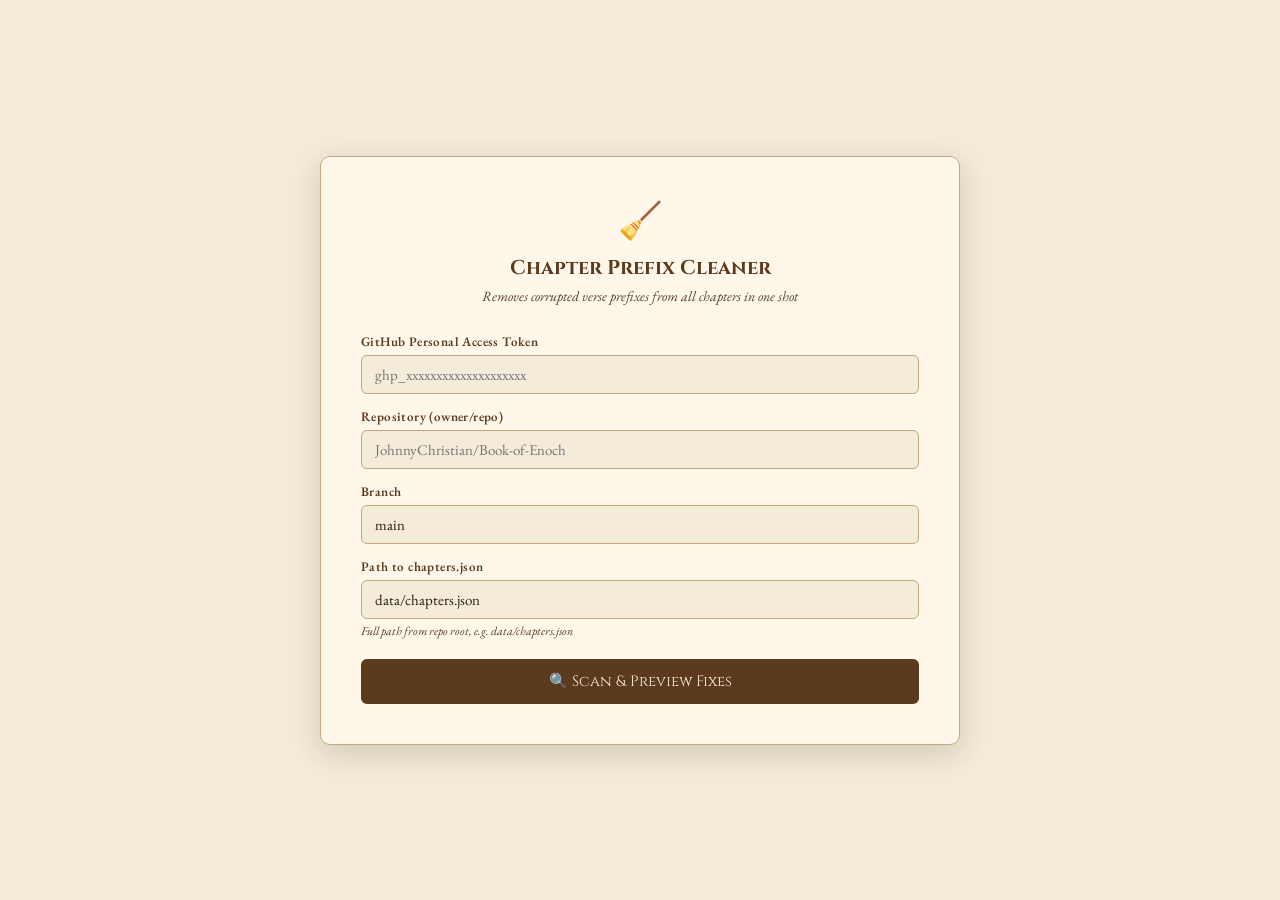
<file: editor_fp.html>
<!DOCTYPE html>
<html lang="en">
<head>
<meta charset="UTF-8">
<meta name="viewport" content="width=device-width, initial-scale=1.0">
<title>Chapter Prefix Cleaner</title>
<style>
@import url('https://fonts.googleapis.com/css2?family=Cinzel:wght@500;700&family=EB+Garamond:wght@400;600&display=swap');
:root {
  --parchment:#f4ecd8; --parchment-dk:#e4d5b7; --ink:#2b1d0e;
  --ink-mid:#5a3e28; --gold:#8b5e34; --gold-dk:#5c3a1e;
  --border:#c2a97a; --green:#2d5a27; --crimson:#7a1e1e;
  --shadow:rgba(43,29,14,0.18); --radius:10px;
}
*{box-sizing:border-box;margin:0;padding:0;}
body{font-family:'EB Garamond',Georgia,serif;background:var(--parchment);
  background-image:url("https://www.transparenttextures.com/patterns/paper-fibers.png");
  color:var(--ink);min-height:100vh;display:flex;align-items:center;
  justify-content:center;padding:20px;}
.card{background:rgba(255,248,235,0.97);border:1px solid var(--border);
  border-radius:var(--radius);padding:40px;max-width:640px;width:100%;
  box-shadow:0 8px 32px var(--shadow);}
.crown{font-size:36px;text-align:center;margin-bottom:10px;}
h1{font-family:'Cinzel',serif;font-size:20px;color:var(--gold-dk);
  text-align:center;margin-bottom:6px;}
.sub{font-size:14px;color:var(--ink-mid);text-align:center;
  margin-bottom:28px;font-style:italic;}
.field{margin-bottom:14px;}
.field label{display:block;font-size:13px;font-weight:600;color:var(--gold-dk);
  margin-bottom:5px;letter-spacing:.4px;}
.field input{width:100%;padding:9px 13px;font-family:'EB Garamond',serif;
  font-size:15px;background:var(--parchment);border:1px solid var(--border);
  border-radius:6px;color:var(--ink);outline:none;}
.field input:focus{border-color:var(--gold);}
.field .hint{font-size:12px;color:var(--ink-mid);margin-top:4px;font-style:italic;}
.btn{width:100%;padding:12px;border:none;border-radius:6px;
  font-family:'Cinzel',serif;font-size:15px;cursor:pointer;
  transition:background .2s;margin-top:6px;}
.btn-primary{background:var(--gold-dk);color:var(--parchment);}
.btn-primary:hover{background:var(--gold);}
.btn-primary:disabled{opacity:.5;cursor:default;}
.btn-save{background:var(--green);color:#fff;}
.btn-save:hover{background:#3a7233;}
.btn-save:disabled{opacity:.5;cursor:default;}
#log{margin-top:22px;display:none;}
#log h2{font-family:'Cinzel',serif;font-size:14px;color:var(--gold-dk);
  margin-bottom:10px;}
#logBox{background:#fff8f0;border:1px solid var(--border);border-radius:6px;
  padding:14px;font-size:13px;line-height:1.8;max-height:340px;
  overflow-y:auto;white-space:pre-wrap;font-family:monospace;}
#summary{margin-top:14px;padding:12px 16px;border-radius:6px;
  font-size:14px;display:none;}
.summary-ok{background:#e8f5e9;border:1px solid #a5d6a7;color:#1b5e20;}
.summary-warn{background:#fff3e0;border:1px solid #ffcc80;color:#e65100;}
</style>
</head>
<body>
<div class="card">
  <div class="crown">🧹</div>
  <h1>Chapter Prefix Cleaner</h1>
  <p class="sub">Removes corrupted verse prefixes from all chapters in one shot</p>

  <div class="field">
    <label>GitHub Personal Access Token</label>
    <input type="password" id="token" placeholder="ghp_xxxxxxxxxxxxxxxxxxxx">
  </div>
  <div class="field">
    <label>Repository (owner/repo)</label>
    <input type="text" id="repo" placeholder="JohnnyChristian/Book-of-Enoch">
  </div>
  <div class="field">
    <label>Branch</label>
    <input type="text" id="branch" value="main">
  </div>
  <div class="field">
    <label>Path to chapters.json</label>
    <input type="text" id="path" value="data/chapters.json">
    <div class="hint">Full path from repo root, e.g. data/chapters.json</div>
  </div>

  <button class="btn btn-primary" id="scanBtn" onclick="scan()">
    🔍 Scan &amp; Preview Fixes
  </button>
  <button class="btn btn-save" id="saveBtn" onclick="save()" style="display:none;margin-top:10px;">
    💾 Apply Fixes &amp; Save to GitHub
  </button>

  <div id="log">
    <h2>Preview of changes</h2>
    <div id="logBox"></div>
  </div>
  <div id="summary"></div>
</div>

<script>
// ── Gujarati digit range via Unicode escapes (corruption-proof) ──
// U+0AE6 = ૦  through  U+0AEF = ૯
const GU = '\u0AE6\u0AE7\u0AE8\u0AE9\u0AEA\u0AEB\u0AEC\u0AED\u0AEE\u0AEF';

// Matches any leading numeral prefix made of ASCII digits or Gujarati digits,
// followed by a dot and optional whitespace — anywhere it appears, not just start,
// because corruption sometimes inserts extra bytes before the real prefix.
const PREFIX_RE = /^[\s\S]*?([\d\u0AE6-\u0AEF]+)\.\s*/;

// Also matches things like  «.  ¦.  ».  caused by UTF-8 corruption of ૧. ૨. etc.
// These show up as non-ASCII, non-Gujarati characters followed by a dot.
const CORRUPT_RE = /^[^\w\s\u0A80-\u0AFF<]{1,6}\.\s*/;

let cleanedData = null;
let fileSha     = null;
let TOKEN, REPO, BRANCH, FILE_PATH;

/* ── GitHub helpers ── */
async function ghGet(path) {
  const r = await fetch(
    `https://api.github.com/repos/${REPO}/contents/${path}?ref=${BRANCH}`,
    { headers: { Authorization: `token ${TOKEN}`, Accept: 'application/vnd.github.v3+json' } }
  );
  if (!r.ok) throw new Error(`GET ${r.status}: ${await r.text()}`);
  return r.json();
}

async function ghPut(path, content, sha, message) {
  const body = {
    message,
    content: btoa(unescape(encodeURIComponent(content))),
    branch: BRANCH,
    sha
  };
  const r = await fetch(`https://api.github.com/repos/${REPO}/contents/${path}`, {
    method: 'PUT',
    headers: {
      Authorization: `token ${TOKEN}`,
      Accept: 'application/vnd.github.v3+json',
      'Content-Type': 'application/json'
    },
    body: JSON.stringify(body)
  });
  if (!r.ok) throw new Error(`PUT ${r.status}: ${await r.text()}`);
  return r.json();
}

function ghDecode(b64) {
  return decodeURIComponent(escape(atob(b64.replace(/\n/g, ''))));
}

/* ── Core: clean a single verse string ── */
function cleanVerse(verseStr, verseNum) {
  // The verse is stored as "PREFIX. body_html"
  // PREFIX may be: correct Gujarati (૧), ASCII (1), or corrupted («, ¦, », etc.)
  // Strategy: find where the real body content starts after any prefix+dot,
  // then re-attach the correct Gujarati numeral.

  const s = verseStr.trim();

  // 1. Try to strip a normal Gujarati or ASCII numeral prefix
  let body = s.replace(/^[\d\u0AE6-\u0AEF]+\.\s*/, '');

  // 2. If nothing was stripped, the prefix is corrupted garbage chars —
  //    strip anything before the first space or Gujarati letter or HTML tag
  if (body === s) {
    // Strip leading non-Gujarati, non-ASCII-letter, non-tag characters + dot
    body = s.replace(/^[^\u0A80-\u0AFF\w<]+\.?\s*/, '');
  }

  // 3. Build the clean verse with correct Gujarati prefix
  const prefix = toGu(verseNum);
  return `${prefix}. ${body.trim()}`;
}

function toGu(n) {
  return String(n).split('').map(d => GU[+d]).join('');
}

/* ── Scan ── */
async function scan() {
  TOKEN     = document.getElementById('token').value.trim();
  REPO      = document.getElementById('repo').value.trim();
  BRANCH    = document.getElementById('branch').value.trim() || 'main';
  FILE_PATH = document.getElementById('path').value.trim();

  if (!TOKEN || !REPO) { alert('Please fill in token and repository.'); return; }

  const btn = document.getElementById('scanBtn');
  btn.disabled = true;
  btn.textContent = '⏳ Loading…';

  try {
    const file    = await ghGet(FILE_PATH);
    fileSha       = file.sha;
    const data    = JSON.parse(ghDecode(file.content));
    cleanedData   = JSON.parse(JSON.stringify(data)); // deep copy

    let totalVerses  = 0;
    let fixedVerses  = 0;
    const lines      = [];

    cleanedData.chapters.forEach(ch => {
      ch.verses = ch.verses.map((v, i) => {
        totalVerses++;
        const fixed = cleanVerse(v, i + 1);
        if (fixed !== v) {
          fixedVerses++;
          // Show a short before/after — strip HTML tags for readability
          const before = v.replace(/<[^>]+>/g, '').substring(0, 60);
          const after  = fixed.replace(/<[^>]+>/g, '').substring(0, 60);
          lines.push(`Ch${ch.n} v${i+1}:\n  BEFORE: ${before}\n  AFTER:  ${after}\n`);
        }
        return fixed;
      });
    });

    // Show log
    const logDiv = document.getElementById('log');
    const logBox = document.getElementById('logBox');
    logDiv.style.display = 'block';

    if (fixedVerses === 0) {
      logBox.textContent = '✅ No corrupted prefixes found. All verses look clean!';
      document.getElementById('summary').style.display = 'block';
      document.getElementById('summary').className = 'summary-ok';
      document.getElementById('summary').textContent =
        `Scanned ${totalVerses} verses across ${cleanedData.chapters.length} chapters. Nothing needs fixing.`;
      document.getElementById('saveBtn').style.display = 'none';
    } else {
      logBox.textContent = lines.join('\n');
      document.getElementById('summary').style.display = 'block';
      document.getElementById('summary').className = 'summary-warn';
      document.getElementById('summary').textContent =
        `Found ${fixedVerses} verse(s) to fix across ${cleanedData.chapters.length} chapters. ` +
        `Review the changes above, then click "Apply Fixes".`;
      document.getElementById('saveBtn').style.display = 'block';
    }

  } catch(e) {
    alert('Error: ' + e.message);
  } finally {
    btn.disabled = false;
    btn.textContent = '🔍 Scan & Preview Fixes';
  }
}

/* ── Save ── */
async function save() {
  if (!cleanedData) { alert('Run Scan first.'); return; }

  const btn = document.getElementById('saveBtn');
  btn.disabled = true;
  btn.textContent = '⏳ Saving…';

  try {
    const json   = JSON.stringify(cleanedData, null, 2);
    await ghPut(FILE_PATH, json, fileSha, 'Fix corrupted verse prefixes in all chapters');

    document.getElementById('summary').className = 'summary-ok';
    document.getElementById('summary').textContent =
      '✅ All fixes saved to GitHub successfully! You can close this page.';
    btn.style.display = 'none';

  } catch(e) {
    alert('Save failed: ' + e.message);
    btn.disabled = false;
    btn.textContent = '💾 Apply Fixes & Save to GitHub';
  }
}

// Restore session settings
(function() {
  if (sessionStorage.getItem('enochRepo')) {
    document.getElementById('repo').value   = sessionStorage.getItem('enochRepo');
    document.getElementById('branch').value = sessionStorage.getItem('enochBranch') || 'main';
    const p = sessionStorage.getItem('enochPath') || 'data';
    document.getElementById('path').value   = p + '/chapters.json';
  }
})();
</script>
</body>
</html>
</file>
<file: style.css>
/* ============================================================
   Book of Enoch — style.css
   Manuscript palette · Mobile-first · Georgia serif
============================================================ */

/* ─── TOKENS ─────────────────────────────────────────────── */
:root {
  --parchment:    #f4ecd8;
  --parchment-dk: #e8d9bf;
  --ink:          #2b1d0e;
  --ink-mid:      #4a3520;
  --gold:         #8b5e34;
  --gold-lt:      #c2a97a;
  --gold-dk:      #6b4520;
  --border:       #c2a97a;
  --verse-bar:    #b08a5b;
  --white-wash:   rgba(255,248,235,0.85);
  --radius:       8px;
}

/* ─── BASE ───────────────────────────────────────────────── */
*, *::before, *::after { box-sizing: border-box; }

body {
  margin: 0;
  font-family: Georgia, 'Times New Roman', serif;
  background-color: var(--parchment);
  background-image: url("https://www.transparenttextures.com/patterns/paper-fibers.png");
  color: var(--ink);
  font-size: 17px;
  line-height: 1.8;
}

/* ─── COVER ──────────────────────────────────────────────── */
#cover {
  min-height: 100vh;
  display: flex;
  justify-content: center;
  align-items: center;
  padding: 20px;
}

.cover-wrapper {
  max-width: 720px;
  width: 100%;
  text-align: center;
  padding: 40px 30px;
  background: var(--white-wash);
  border: 1px solid var(--border);
  border-radius: var(--radius);
}

.top-label {
  letter-spacing: 2px;
  font-size: 13px;
  color: var(--gold);
  margin-bottom: 18px;
  text-transform: uppercase;
}

#cover h1 { font-size: clamp(28px, 6vw, 44px); margin: 8px 0; }
#cover h2 { font-size: clamp(20px, 4vw, 30px); margin: 8px 0; font-weight: normal; }

.subtitle { margin: 18px 0; font-style: italic; color: var(--ink-mid); }

.meta { margin: 18px 0; font-size: 14px; line-height: 1.7; }

.coming-soon {
  margin-top: 10px;
  font-weight: bold;
  font-size: 13px;
  color: #8b0000;
}

.author { margin-top: 22px; font-size: 13px; line-height: 1.7; }

.disclaimer {
  margin-top: 22px;
  font-size: 11px;
  padding: 14px;
  border: 1px solid var(--border);
  background: rgba(255,255,255,0.35);
  border-radius: var(--radius);
  text-align: left;
  color: var(--ink-mid);
}

#enterBtn {
  margin-top: 28px;
  padding: 13px 28px;
  font-size: 16px;
  font-family: Georgia, serif;
  border: 1px solid var(--gold);
  background: var(--parchment-dk);
  color: var(--ink);
  border-radius: var(--radius);
  cursor: pointer;
  transition: background 0.2s, color 0.2s;
}
#enterBtn:hover {
  background: var(--gold);
  color: #fff;
}

/* ─── APP HEADER ─────────────────────────────────────────── */
.app-header {
  position: sticky;
  top: 0;
  z-index: 100;
  background: var(--parchment-dk);
  border-bottom: 1px solid var(--border);
  padding: 10px 14px 8px;
}

.app-title {
  text-align: center;
  font-size: clamp(18px, 4vw, 26px);
  margin: 0 0 8px;
}

/* ─── CHAPTER SELECT DROPDOWN ────────────────────────────── */
.nav-bar {
  display: flex;
  align-items: center;
  gap: 10px;
  flex-wrap: wrap;
  justify-content: center;
  margin-bottom: 8px;
}

.chapter-select {
  flex: 1 1 auto;
  max-width: 480px;
  padding: 8px 36px 8px 12px;
  font-family: Georgia, serif;
  font-size: 15px;
  background: var(--parchment);
  border: 1px solid var(--gold-lt);
  border-radius: var(--radius);
  color: var(--ink);
  cursor: pointer;
  /* Custom arrow (iOS hides native) */
  -webkit-appearance: none;
  appearance: none;
  background-image: url("data:image/svg+xml,%3Csvg xmlns='http://www.w3.org/2000/svg' width='12' height='8' viewBox='0 0 12 8'%3E%3Cpath d='M1 1l5 5 5-5' stroke='%238b5e34' stroke-width='1.5' fill='none'/%3E%3C/svg%3E");
  background-repeat: no-repeat;
  background-position: right 12px center;
}
.chapter-select:focus {
  outline: 2px solid var(--gold);
}

.progress-label {
  font-size: 13px;
  color: var(--gold-dk);
  white-space: nowrap;
  font-style: italic;
}

/* ─── NAV BUTTONS ────────────────────────────────────────── */
.nav-buttons {
  display: flex;
  justify-content: space-between;
  gap: 8px;
}

.nav-btn {
  flex: 1;
  padding: 9px 14px;
  font-family: Georgia, serif;
  font-size: 14px;
  background: var(--parchment);
  border: 1px solid var(--gold-lt);
  border-radius: var(--radius);
  color: var(--ink);
  cursor: pointer;
  transition: background 0.15s;
}
.nav-btn:hover:not(:disabled) {
  background: var(--gold-lt);
}
.nav-btn:disabled {
  opacity: 0.35;
  cursor: default;
}

.bottom-nav {
  padding: 12px 14px 28px;
}

/* ─── CONTENT AREA ───────────────────────────────────────── */
.content {
  margin: 0 auto;
  max-width: 760px;
  padding: 20px 16px 40px;

  /* Prevent ANY child element from pushing wider than the screen */
  overflow-x: hidden;
  overflow-wrap: break-word;
  word-wrap:     break-word;
  word-break:    normal;
}

/* ─── HISTORY CONTENT ────────────────────────────────────── */
/* Everything injected via innerHTML from history.json must
   wrap and never overflow the viewport on mobile.          */
.content div,
.content p,
.content span,
.content h2,
.content h3,
.content blockquote,
.content li {
  max-width: 100%;
  overflow-wrap: break-word;
  word-wrap:     break-word;
  word-break:    normal;
  white-space:   normal;        /* override any inline white-space:nowrap */
}

/* Tables saved from the editor must scroll horizontally
   rather than blow out the layout                         */
.content table {
  display:    block;
  width:      100%;
  max-width:  100%;
  overflow-x: auto;
  -webkit-overflow-scrolling: touch;
  border-collapse: collapse;
}

.content th,
.content td {
  padding: 10px 12px;
  border: 1px solid var(--border);
  text-align: left;
  white-space: normal;
  overflow-wrap: break-word;
  word-break:    normal;
  min-width: 80px;
}

.content thead tr {
  background: var(--parchment-dk);
  font-weight: bold;
  color: var(--gold-dk);
}

.content tbody tr:nth-child(even) {
  background: rgba(255,255,255,0.3);
}

/* Images or any media from the editor stay within bounds   */
.content img,
.content video,
.content iframe {
  max-width: 100%;
  height: auto;
}

/* ─── VERSES ─────────────────────────────────────────────── */
.verse {
  margin-bottom: 16px;
  padding-left: 14px;
  border-left: 3px solid var(--verse-bar);
  overflow-wrap: break-word;
  word-break:    normal;
}

.verse-number {
  font-weight: bold;
  color: var(--gold);
  margin-right: 6px;
}

/* Rich-text spans inside verses must also wrap */
.verse span {
  overflow-wrap: break-word;
  word-break:    normal;
  white-space:   normal;
}

/* ─── MOBILE TWEAKS ──────────────────────────────────────── */
@media (max-width: 500px) {
  .cover-wrapper  { padding: 24px 16px; }
  .content        { padding: 14px 12px 32px; }
  .chapter-select { font-size: 14px; }
}

/* Extra safety: prevent the whole page from scrolling right */
html, body {
  overflow-x: hidden;
  max-width: 100%;
}

/* ─── NUCLEAR MOBILE CONTAINMENT ────────────────────────── */
/* Belt-and-suspenders: lock everything to viewport width    */
html, body {
  overflow-x: hidden !important;
  max-width: 100% !important;
}

#content {
  width: 100% !important;
  max-width: 100% !important;
  overflow-x: hidden !important;
  overflow-wrap: break-word !important;
  word-break: normal !important;
  white-space: normal !important;
  box-sizing: border-box !important;
}

/* Every child element injected into #content via innerHTML  */
#content * {
  max-width: 100% !important;
  overflow-wrap: break-word !important;
  word-break: normal !important;
  white-space: normal !important;
  box-sizing: border-box !important;
}

/* Tables scroll horizontally inside their own box           */
#content table {
  display: block !important;
  overflow-x: auto !important;
  white-space: normal !important;
}
</file>
